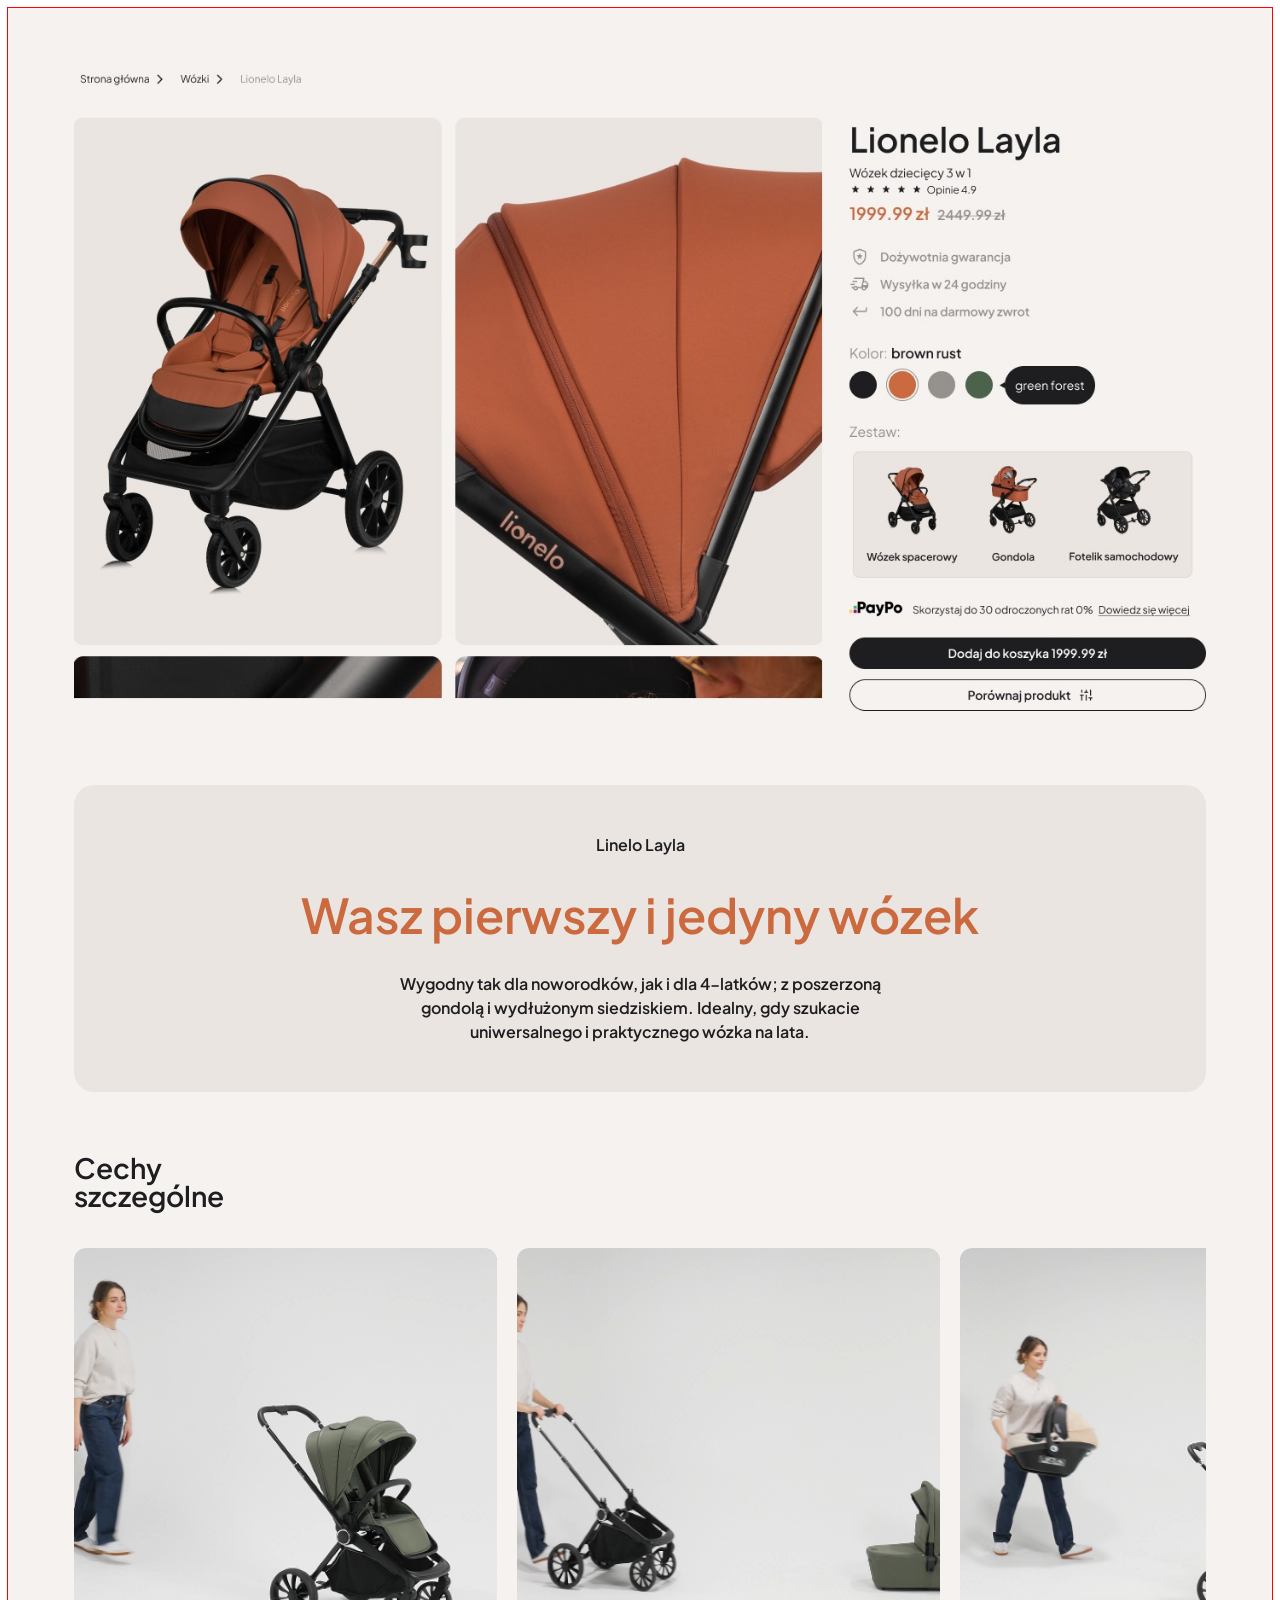
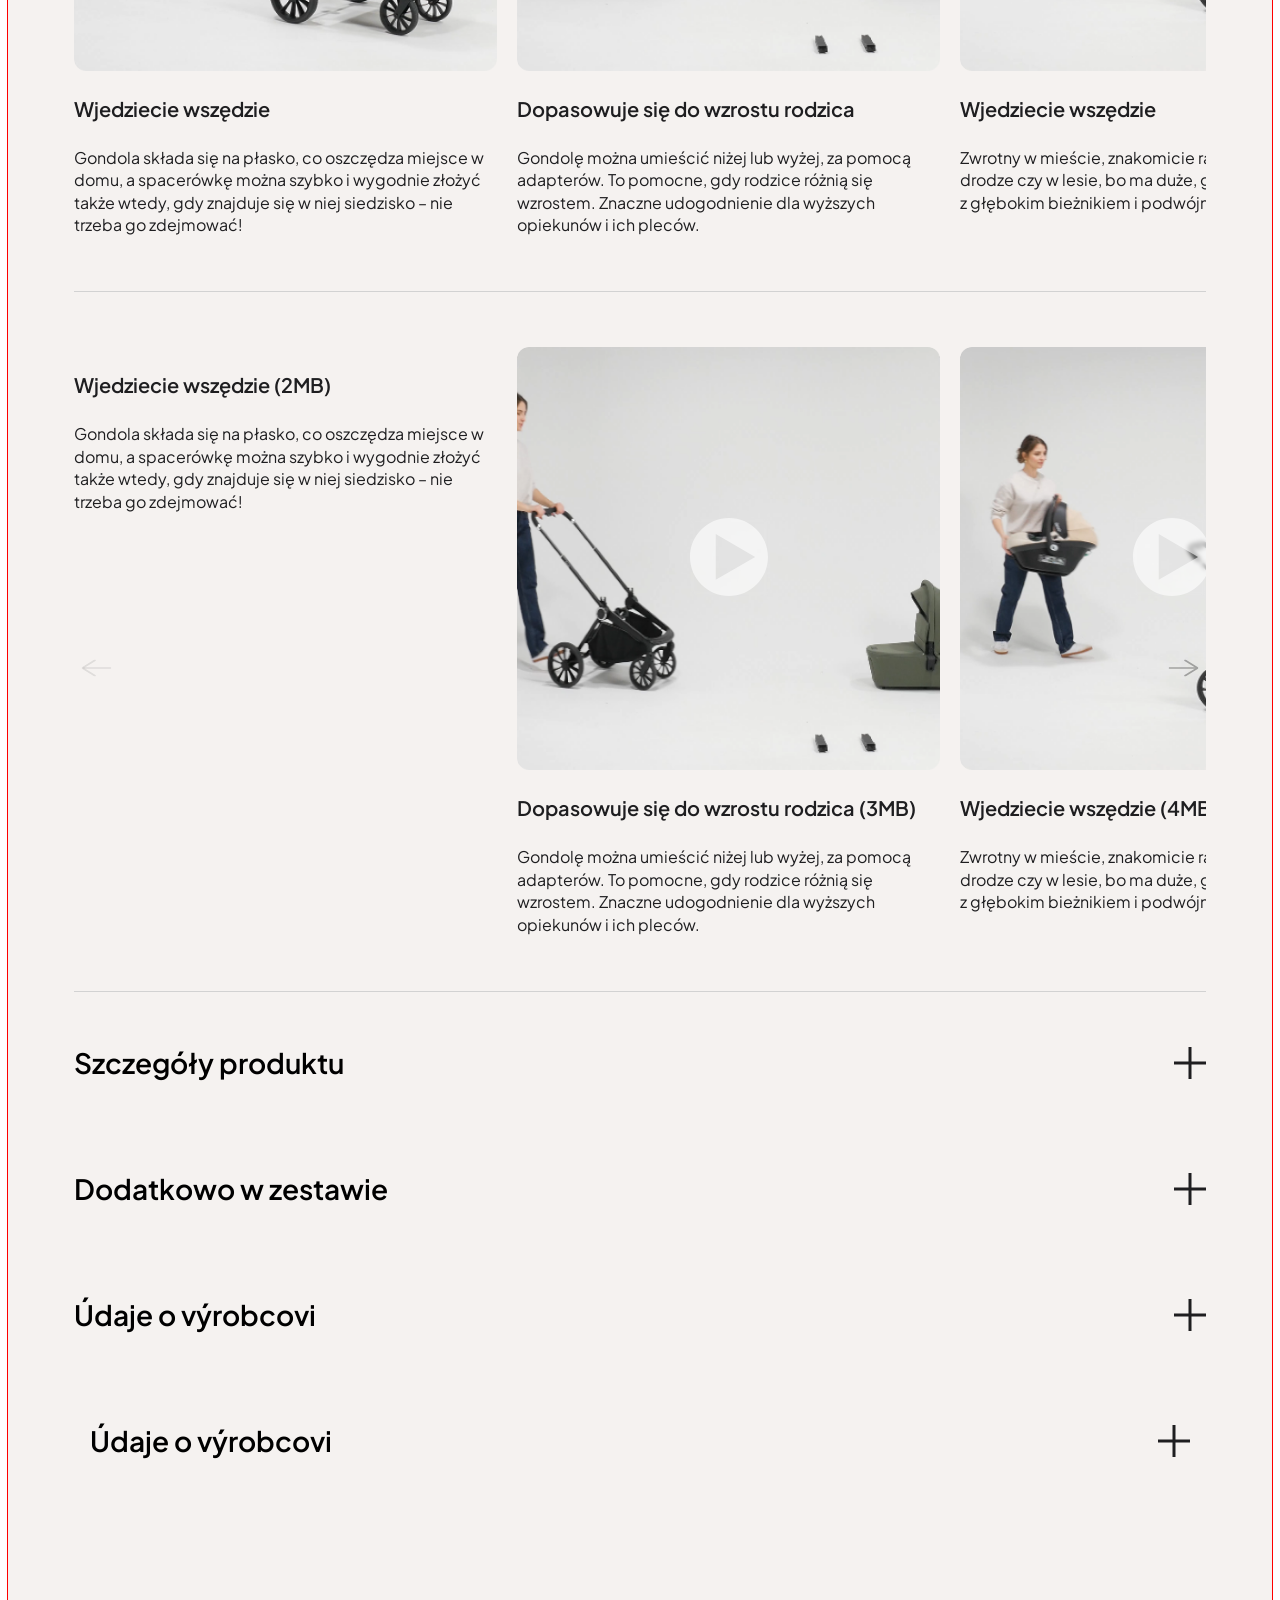
<file: index.html>
<!DOCTYPE html>
<html lang="pl">

<head>
    <meta charset="UTF-8">
    <meta name="viewport" content="width=device-width, initial-scale=1.0">
    <link rel="preconnect" href="https://fonts.googleapis.com">
    <link rel="preconnect" href="https://fonts.gstatic.com" crossorigin>
    <link href="https://fonts.googleapis.com/css2?family=Plus+Jakarta+Sans:ital,wght@0,200..800;1,200..800&display=swap"
        rel="stylesheet">
    <link rel="stylesheet" href="css/swiper-bundle.min.css">
    <link rel="stylesheet" href="css/style.css">
    <script src="scripts/swiper-bundle.min.js" defer></script>
    <script src="scripts/script.js" defer></script>
    <script src="https://embed.cloudflarestream.com/embed/sdk.latest.js"></script>
    <title>New product description</title>
</head>

<body>
    <div class="page-container product-descritpio-test-container">
        <!-- Top page section mockup-->
        <div class="top-page-section-mockup">
            <img src="img/top-page-section.jpg" alt="">
        </div>
        <!--  -->
        <section id="lo-prodDesc">
            <header class="lo-prodDesc__intro lo-prodDesc__container">
                <p class="lo-prodDesc__introTxt">Linelo Layla</p>
                <h2 class="lo-prodDesc__slogan">Wasz pierwszy i jedyny wózek</h2>
                <p class="lo-prodDesc__introTxt">Wygodny tak dla noworodków, jak i dla 4-latków; z poszerzoną gondolą i
                    wydłużonym siedziskiem. Idealny, gdy szukacie uniwersalnego i praktycznego wózka na lata.</p>
            </header>
            <div class="lo-prodDesc__sectionHeader lo-prodDesc__container">
                <h3 class="lo-prodDesc__sectionTitle">Cechy szczególne</h3>
                <button class="lo-prodDesc__sectionBtn js-prodDescBtn expanded" id="product-featuresBtn"
                    aria-expanded="true" aria-controls="product-featuresGrid"></button>
            </div>
            <!--  -->
            <div class="lo-prodDesc__container js-prodDescGrid expanded" id="product-featuresGrid" aria-hidden="false"
                role="region" aria-labelledby="product-featuresBtn">
                <div class="lo-prodDesc__grid swiper swiper-featured">
                    <div class="swiper-wrapper">
                        <div class="swiper-slide">
                            <div class="lo-prodDesc__detailItem">
                                <video class="lo-prodDesc__featureImage js-featureVideo" muted width="490" height="392"
                                    playsinline poster="img/image cecha-1-1.png" loading="lazy" preload="none">
                                    <source
                                        src="https://iframe.mediadelivery.net/play/413190/c64af3b2-df70-4140-8a53-b3a9eb9ee4ff"
                                        type="video/mp4">
                                </video>
                                <!-- <img src="img/image cecha-1.png" alt="Wjedziecie wszędzie"
                                    class="lo-prodDesc__featureImage" width="259" height="186" loading="lazy"> -->
                                <div class="lo-prodDesc__gridItemBody">
                                    <h4 class="lo-prodDesc__gridItemTitle">Wjedziecie wszędzie</h4>
                                    <p class="lo-prodDesc__gridItemDesc">Gondola składa się na płasko, co oszczędza
                                        miejsce w
                                        domu,
                                        a spacerówkę można szybko i wygodnie złożyć także wtedy, gdy znajduje się w niej
                                        siedzisko –
                                        nie trzeba go zdejmować!</p>
                                </div>
                            </div>
                        </div>
                        <div class="swiper-slide">
                            <div class="lo-prodDesc__detailItem">
                                <video class="lo-prodDesc__featureImage js-featureVideo" muted width="490" height="392"
                                    playsinline poster="img/image cecha-2-2.png" loading="lazy" preload="none">
                                    <source src="img/LO_JulieOne_Budka+Wizjer_1.mp4" type="video/mp4">
                                </video>
                                <!-- <img src="img/image cecha-2.png" alt="Dopasowuje się do wzrostu rodzica"
                                    class="lo-prodDesc__featureImage" width="259" height="186" loading="lazy"> -->
                                <div class="lo-prodDesc__gridItemBody">
                                    <h4 class="lo-prodDesc__gridItemTitle">Dopasowuje się do wzrostu rodzica</h4>
                                    <p class="lo-prodDesc__gridItemDesc">Gondolę można umieścić niżej lub wyżej, za
                                        pomocą
                                        adapterów. To pomocne, gdy rodzice różnią się wzrostem. Znaczne udogodnienie dla
                                        wyższych
                                        opiekunów i ich pleców.</p>
                                </div>
                            </div>
                        </div>
                        <div class="swiper-slide">
                            <div class="lo-prodDesc__detailItem">
                                <video class="lo-prodDesc__featureImage js-featureVideo" muted width="490" height="392"
                                    playsinline poster="img/image cecha-3-3.png" loading="lazy" preload="none">
                                    <source src="img/LO_JulieOne_RegulacjaKol_1.mp4" type="video/mp4">
                                </video>
                                <!-- <img src="img/image cecha-3.png" alt="Torba dla rodzica"
                                    class="lo-prodDesc__featureImage" width="259" height="186" loading="lazy"> -->
                                <div class="lo-prodDesc__gridItemBody">
                                    <h4 class="lo-prodDesc__gridItemTitle">Wjedziecie wszędzie</h4>
                                    <p class="lo-prodDesc__gridItemDesc">Zwrotny w mieście, znakomicie radzi sobie na
                                        polnej
                                        drodze
                                        czy w lesie, bo ma duże, gumowe koła all-terrain z głębokim bieżnikiem i
                                        podwójną
                                        amortyzację.</p>
                                </div>
                            </div>
                        </div>
                        <div class="swiper-slide">
                            <div class="lo-prodDesc__detailItem">
                                <video class="lo-prodDesc__featureImage js-featureVideo" muted width="490" height="392"
                                    playsinline poster="img/image cecha-1-1.png" loading="lazy" preload="none">
                                    <source src="img/LO_JulieOne_Akcesoria_1.mp4" type="video/mp4">
                                </video>
                                <!-- <img src="img/image cecha-1.png" alt="Wjedziecie wszędzie"
                                    class="lo-prodDesc__featureImage" width="259" height="186" loading="lazy"> -->
                                <div class="lo-prodDesc__gridItemBody">
                                    <h4 class="lo-prodDesc__gridItemTitle">Wjedziecie wszędzie</h4>
                                    <p class="lo-prodDesc__gridItemDesc">Gondola składa się na płasko, co oszczędza
                                        miejsce w
                                        domu,
                                        a spacerówkę można szybko i wygodnie złożyć także wtedy, gdy znajduje się w niej
                                        siedzisko –
                                        nie trzeba go zdejmować!</p>
                                </div>
                            </div>
                        </div>
                        <div class="swiper-slide">
                            <div class="lo-prodDesc__detailItem">
                                <video class="lo-prodDesc__featureImage js-featureVideo" muted width="490" height="392"
                                    playsinline poster="img/image cecha-2-2.png" loading="lazy" preload="none">
                                    <source src="img/LO_JulieOne_Autofolding_1.mp4" type="video/mp4">
                                </video>
                                <!-- <img src="img/image cecha-1.png" alt="Wjedziecie wszędzie"
                                    class="lo-prodDesc__featureImage" width="259" height="186" loading="lazy"> -->
                                <div class="lo-prodDesc__gridItemBody">
                                    <h4 class="lo-prodDesc__gridItemTitle">Wjedziecie wszędzie</h4>
                                    <p class="lo-prodDesc__gridItemDesc">Gondola składa się na płasko, co oszczędza
                                        miejsce w
                                        domu,
                                        a spacerówkę można szybko i wygodnie złożyć także wtedy, gdy znajduje się w niej
                                        siedzisko –
                                        nie trzeba go zdejmować!</p>
                                </div>
                            </div>
                        </div>
                    </div>
                    <div class="lo-prodDesc-nav">
                        <div class="lo-prodDesc-nav__btnWrapper">
                            <button class="lo-prodDesc-nav__navBtn lo-prodDesc-nav__navBtn--prev"
                                aria-label="Previous slide">
                                <img src="img/nav-arrow-prev.png" alt="Previous slide arrow">
                            </button>

                        </div>
                        <div class="lo-prodDesc-nav__pagginationWrapper">
                            <div class="swiper-pagination"></div>
                        </div>
                        <div class="lo-prodDesc-nav__btnWrapper">
                            <button class="lo-prodDesc-nav__navBtn lo-prodDesc-nav__navBtn--next"
                                aria-label="Next slide">
                                <img src="img/nav-arrow-next.png" alt="Next slide arrow">
                            </button>
                        </div>
                    </div>
                </div>
            </div>

            <!--  -->

            <div class="lo-prodDesc__container js-prodDescGrid expanded" id="product-featuresGrid" aria-hidden="false"
                role="region" aria-labelledby="product-featuresBtn">
                <div class="lo-prodDesc__grid swiper swiper-featured2">
                    <div class="swiper-wrapper">
                        <div class="swiper-slide">
                            <div class="lo-prodDesc__detailItem">
                                <div class="lo-prodDesc__videoWrapper" id="stream-player">
                                    <div style="position:relative;padding-top:56.25%;"><iframe
                                            src="https://iframe.mediadelivery.net/embed/413190/869cd701-8ca2-46f7-9e29-fb8db2dcdc57?autoplay=false&loop=false&muted=true&preload=false&responsive=true"
                                            loading="lazy"
                                            style="border:0;position:absolute;top:0;height:100%;width:100%;"
                                            allow="accelerometer;gyroscope;autoplay;encrypted-media;picture-in-picture;"
                                            allowfullscreen="true"></iframe></div>
                                    <!-- <video class="lo-prodDesc__featureVideo js-featureVideo2" muted width="490"
                                        height="392" playsinline poster="img/image cecha-1-1.png" loading="lazy"
                                        preload="none">
                                        <source src="img/LO_JulieOne_BarierkaOchronna_1-2mb.mp4" type="video/mp4">
                                    </video>
                                    <div class="lo-prodDesc__videoBtnWrapper">
                                        <button class="lo-prodDesc__videoBtn js-featureVideoBtn">
                                            <svg width="78" height="78" viewBox="0 0 78 78" fill="none"
                                                xmlns="http://www.w3.org/2000/svg">
                                                <foreignObject x="-4" y="-4" width="86" height="86">
                                                    <div xmlns="http://www.w3.org/1999/xhtml"
                                                        style="backdrop-filter:blur(2px);clip-path:url(#bgblur_0_401_4_clip_path);height:100%;width:100%">
                                                    </div>
                                                </foreignObject>
                                                <path data-figma-bg-blur-radius="4" fill-rule="evenodd"
                                                    clip-rule="evenodd"
                                                    d="M39 78C60.5391 78 78 60.5391 78 39C78 17.4609 60.5391 0 39 0C17.4609 0 0 17.4609 0 39C0 60.5391 17.4609 78 39 78ZM25.7376 61.6403L65.1615 38.8789L25.7376 16.1175L25.7376 61.6403Z"
                                                    fill="white" fill-opacity="0.6" />
                                                <defs>
                                                    <clipPath id="bgblur_0_401_4_clip_path" transform="translate(4 4)">
                                                        <path fill-rule="evenodd" clip-rule="evenodd"
                                                            d="M39 78C60.5391 78 78 60.5391 78 39C78 17.4609 60.5391 0 39 0C17.4609 0 0 17.4609 0 39C0 60.5391 17.4609 78 39 78ZM25.7376 61.6403L65.1615 38.8789L25.7376 16.1175L25.7376 61.6403Z" />
                                                    </clipPath>
                                                </defs>
                                            </svg>
                                        </button>
                                    </div> -->
                                </div>
                                <div class="lo-prodDesc__gridItemBody">
                                    <h4 class="lo-prodDesc__gridItemTitle">Wjedziecie wszędzie (2MB)</h4>
                                    <p class="lo-prodDesc__gridItemDesc">Gondola składa się na płasko, co oszczędza
                                        miejsce w
                                        domu,
                                        a spacerówkę można szybko i wygodnie złożyć także wtedy, gdy znajduje się w niej
                                        siedzisko –
                                        nie trzeba go zdejmować!</p>
                                </div>
                            </div>
                        </div>
                        <div class="swiper-slide">
                            <div class="lo-prodDesc__detailItem">
                                <div class="lo-prodDesc__videoWrapper">
                                    <video class="lo-prodDesc__featureVideo js-featureVideo2" muted width="490"
                                        height="392" playsinline poster="img/image cecha-2-2.png" loading="lazy"
                                        preload="none">
                                        <source src="img/LO_JulieOne_BarierkaOchronna_1-3mb.mp4" type="video/mp4">
                                    </video>
                                    <div class="lo-prodDesc__videoBtnWrapper">
                                        <button class="lo-prodDesc__videoBtn js-featureVideoBtn">
                                            <svg width="78" height="78" viewBox="0 0 78 78" fill="none"
                                                xmlns="http://www.w3.org/2000/svg">
                                                <foreignObject x="-4" y="-4" width="86" height="86">
                                                    <div xmlns="http://www.w3.org/1999/xhtml"
                                                        style="backdrop-filter:blur(2px);clip-path:url(#bgblur_0_401_4_clip_path);height:100%;width:100%">
                                                    </div>
                                                </foreignObject>
                                                <path data-figma-bg-blur-radius="4" fill-rule="evenodd"
                                                    clip-rule="evenodd"
                                                    d="M39 78C60.5391 78 78 60.5391 78 39C78 17.4609 60.5391 0 39 0C17.4609 0 0 17.4609 0 39C0 60.5391 17.4609 78 39 78ZM25.7376 61.6403L65.1615 38.8789L25.7376 16.1175L25.7376 61.6403Z"
                                                    fill="white" fill-opacity="0.6" />
                                                <defs>
                                                    <clipPath id="bgblur_0_401_4_clip_path" transform="translate(4 4)">
                                                        <path fill-rule="evenodd" clip-rule="evenodd"
                                                            d="M39 78C60.5391 78 78 60.5391 78 39C78 17.4609 60.5391 0 39 0C17.4609 0 0 17.4609 0 39C0 60.5391 17.4609 78 39 78ZM25.7376 61.6403L65.1615 38.8789L25.7376 16.1175L25.7376 61.6403Z" />
                                                    </clipPath>
                                                </defs>
                                            </svg>
                                        </button>
                                    </div>
                                </div>
                                <div class="lo-prodDesc__gridItemBody">
                                    <h4 class="lo-prodDesc__gridItemTitle">Dopasowuje się do wzrostu rodzica (3MB)</h4>
                                    <p class="lo-prodDesc__gridItemDesc">Gondolę można umieścić niżej lub wyżej, za
                                        pomocą
                                        adapterów. To pomocne, gdy rodzice różnią się wzrostem. Znaczne udogodnienie dla
                                        wyższych
                                        opiekunów i ich pleców.</p>
                                </div>
                            </div>
                        </div>
                        <div class="swiper-slide">
                            <div class="lo-prodDesc__detailItem">
                                <div class="lo-prodDesc__videoWrapper">
                                    <video class="lo-prodDesc__featureVideo js-featureVideo2" muted width="490"
                                        height="392" playsinline poster="img/image cecha-3-3.png" loading="lazy"
                                        preload="none">
                                        <source src="img/LO_JulieOne_BarierkaOchronna_1-4mb.mp4" type="video/mp4">
                                    </video>
                                    <div class="lo-prodDesc__videoBtnWrapper">
                                        <button class="lo-prodDesc__videoBtn js-featureVideoBtn">
                                            <svg width="78" height="78" viewBox="0 0 78 78" fill="none"
                                                xmlns="http://www.w3.org/2000/svg">
                                                <foreignObject x="-4" y="-4" width="86" height="86">
                                                    <div xmlns="http://www.w3.org/1999/xhtml"
                                                        style="backdrop-filter:blur(2px);clip-path:url(#bgblur_0_401_4_clip_path);height:100%;width:100%">
                                                    </div>
                                                </foreignObject>
                                                <path data-figma-bg-blur-radius="4" fill-rule="evenodd"
                                                    clip-rule="evenodd"
                                                    d="M39 78C60.5391 78 78 60.5391 78 39C78 17.4609 60.5391 0 39 0C17.4609 0 0 17.4609 0 39C0 60.5391 17.4609 78 39 78ZM25.7376 61.6403L65.1615 38.8789L25.7376 16.1175L25.7376 61.6403Z"
                                                    fill="white" fill-opacity="0.6" />
                                                <defs>
                                                    <clipPath id="bgblur_0_401_4_clip_path" transform="translate(4 4)">
                                                        <path fill-rule="evenodd" clip-rule="evenodd"
                                                            d="M39 78C60.5391 78 78 60.5391 78 39C78 17.4609 60.5391 0 39 0C17.4609 0 0 17.4609 0 39C0 60.5391 17.4609 78 39 78ZM25.7376 61.6403L65.1615 38.8789L25.7376 16.1175L25.7376 61.6403Z" />
                                                    </clipPath>
                                                </defs>
                                            </svg>
                                        </button>
                                    </div>
                                </div>

                                <!-- <img src="img/image cecha-3.png" alt="Torba dla rodzica"
                                    class="lo-prodDesc__featureImage" width="259" height="186" loading="lazy"> -->
                                <div class="lo-prodDesc__gridItemBody">
                                    <h4 class="lo-prodDesc__gridItemTitle">Wjedziecie wszędzie (4MB)</h4>
                                    <p class="lo-prodDesc__gridItemDesc">Zwrotny w mieście, znakomicie radzi sobie na
                                        polnej
                                        drodze
                                        czy w lesie, bo ma duże, gumowe koła all-terrain z głębokim bieżnikiem i
                                        podwójną
                                        amortyzację.</p>
                                </div>
                            </div>
                        </div>
                        <div class="swiper-slide">
                            <div class="lo-prodDesc__detailItem">
                                <div class="lo-prodDesc__videoWrapper">
                                    <video class="lo-prodDesc__featureVideo js-featureVideo2" muted width="490"
                                        height="392" playsinline poster="img/image cecha-1-1.png" loading="lazy"
                                        preload="none">
                                        <source src="img/LO_JulieOne_BarierkaOchronna_1-5mb.mp4" type="video/mp4">
                                    </video>
                                    <div class="lo-prodDesc__videoBtnWrapper">
                                        <button class="lo-prodDesc__videoBtn js-featureVideoBtn">
                                            <svg width="78" height="78" viewBox="0 0 78 78" fill="none"
                                                xmlns="http://www.w3.org/2000/svg">
                                                <foreignObject x="-4" y="-4" width="86" height="86">
                                                    <div xmlns="http://www.w3.org/1999/xhtml"
                                                        style="backdrop-filter:blur(2px);clip-path:url(#bgblur_0_401_4_clip_path);height:100%;width:100%">
                                                    </div>
                                                </foreignObject>
                                                <path data-figma-bg-blur-radius="4" fill-rule="evenodd"
                                                    clip-rule="evenodd"
                                                    d="M39 78C60.5391 78 78 60.5391 78 39C78 17.4609 60.5391 0 39 0C17.4609 0 0 17.4609 0 39C0 60.5391 17.4609 78 39 78ZM25.7376 61.6403L65.1615 38.8789L25.7376 16.1175L25.7376 61.6403Z"
                                                    fill="white" fill-opacity="0.6" />
                                                <defs>
                                                    <clipPath id="bgblur_0_401_4_clip_path" transform="translate(4 4)">
                                                        <path fill-rule="evenodd" clip-rule="evenodd"
                                                            d="M39 78C60.5391 78 78 60.5391 78 39C78 17.4609 60.5391 0 39 0C17.4609 0 0 17.4609 0 39C0 60.5391 17.4609 78 39 78ZM25.7376 61.6403L65.1615 38.8789L25.7376 16.1175L25.7376 61.6403Z" />
                                                    </clipPath>
                                                </defs>
                                            </svg>
                                        </button>
                                    </div>
                                </div>

                                <!-- <img src="img/image cecha-1.png" alt="Wjedziecie wszędzie"
                                    class="lo-prodDesc__featureImage" width="259" height="186" loading="lazy"> -->
                                <div class="lo-prodDesc__gridItemBody">
                                    <h4 class="lo-prodDesc__gridItemTitle">Wjedziecie wszędzie (5MB)</h4>
                                    <p class="lo-prodDesc__gridItemDesc">Gondola składa się na płasko, co oszczędza
                                        miejsce w
                                        domu,
                                        a spacerówkę można szybko i wygodnie złożyć także wtedy, gdy znajduje się w niej
                                        siedzisko –
                                        nie trzeba go zdejmować!</p>
                                </div>
                            </div>
                        </div>
                        <div class="swiper-slide">
                            <div class="lo-prodDesc__detailItem">
                                <div class="lo-prodDesc__videoWrapper">
                                    <video class="lo-prodDesc__featureVideo js-featureVideo2" muted width="490"
                                        height="392" playsinline poster="img/image cecha-2-2.png" loading="lazy"
                                        preload="none">
                                        <source src="img/LO_JulieOne_Autofolding_1.mp4" type="video/mp4">
                                    </video>
                                    <div class="lo-prodDesc__videoBtnWrapper">
                                        <button class="lo-prodDesc__videoBtn js-featureVideoBtn">
                                            <svg width="78" height="78" viewBox="0 0 78 78" fill="none"
                                                xmlns="http://www.w3.org/2000/svg">
                                                <foreignObject x="-4" y="-4" width="86" height="86">
                                                    <div xmlns="http://www.w3.org/1999/xhtml"
                                                        style="backdrop-filter:blur(2px);clip-path:url(#bgblur_0_401_4_clip_path);height:100%;width:100%">
                                                    </div>
                                                </foreignObject>
                                                <path data-figma-bg-blur-radius="4" fill-rule="evenodd"
                                                    clip-rule="evenodd"
                                                    d="M39 78C60.5391 78 78 60.5391 78 39C78 17.4609 60.5391 0 39 0C17.4609 0 0 17.4609 0 39C0 60.5391 17.4609 78 39 78ZM25.7376 61.6403L65.1615 38.8789L25.7376 16.1175L25.7376 61.6403Z"
                                                    fill="white" fill-opacity="0.6" />
                                                <defs>
                                                    <clipPath id="bgblur_0_401_4_clip_path" transform="translate(4 4)">
                                                        <path fill-rule="evenodd" clip-rule="evenodd"
                                                            d="M39 78C60.5391 78 78 60.5391 78 39C78 17.4609 60.5391 0 39 0C17.4609 0 0 17.4609 0 39C0 60.5391 17.4609 78 39 78ZM25.7376 61.6403L65.1615 38.8789L25.7376 16.1175L25.7376 61.6403Z" />
                                                    </clipPath>
                                                </defs>
                                            </svg>
                                        </button>
                                    </div>
                                </div>

                                <!-- <img src="img/image cecha-1.png" alt="Wjedziecie wszędzie"
                                    class="lo-prodDesc__featureImage" width="259" height="186" loading="lazy"> -->
                                <div class="lo-prodDesc__gridItemBody">
                                    <h4 class="lo-prodDesc__gridItemTitle">Wjedziecie wszędzie</h4>
                                    <p class="lo-prodDesc__gridItemDesc">Gondola składa się na płasko, co oszczędza
                                        miejsce w
                                        domu,
                                        a spacerówkę można szybko i wygodnie złożyć także wtedy, gdy znajduje się w niej
                                        siedzisko –
                                        nie trzeba go zdejmować!</p>
                                </div>
                            </div>
                        </div>
                    </div>
                    <div class="lo-prodDesc-navDesktop lo-prodDesc-navDesktop--prev js-prodDescSliderNav">
                        <button class="lo-prodDesc-nav__navBtn lo-prodDesc-nav__navBtn--prev"
                            aria-label="Previous slide">
                            <svg width="31" height="18" viewbox="0 0 31 18" fill="currentColor"
                                xmlns="http://www.w3.org/2000/svg">
                                <g clip-path="url(#clip0_128_20_left)">
                                    <path
                                        d="M2.70077 9.85586H29.5964C30.0808 9.85586 30.4717 9.47549 30.4717 9.00416C30.4717 8.53283 30.0808 8.15247 29.5964 8.15247H2.70077C2.21641 8.15247 1.82551 8.53283 1.82551 9.00416C1.82551 9.47549 2.21641 9.85586 2.70077 9.85586Z">
                                    </path>
                                    <path
                                        d="M14.7168 17.2151C14.9802 16.8182 14.8527 16.289 14.4449 16.0327L3.10031 9.00413L14.4449 1.97558C14.8527 1.71925 14.9802 1.19004 14.7168 0.793133C14.4534 0.396226 13.9095 0.280462 13.5016 0.528528L0.992821 8.27647C0.737873 8.43358 0.584949 8.70645 0.584949 8.99586C0.584949 9.28528 0.737873 9.55815 0.992821 9.71526L13.5016 17.4632C13.6461 17.5542 13.816 17.5955 13.9775 17.5955C14.2664 17.5955 14.5553 17.4549 14.7168 17.1986V17.2151Z">
                                    </path>
                                </g>
                                <defs>
                                    <clippath id="clip0_128_20_left">
                                        <rect width="29.8868" height="17.2075" fill="#ffffff"
                                            transform="translate(0.52832 0.39624)"></rect>
                                    </clippath>
                                </defs>
                            </svg>
                        </button>
                    </div>
                    <div class="lo-prodDesc-navDesktop lo-prodDesc-navDesktop--next js-prodDescSliderNav">
                        <button class="lo-prodDesc-nav__navBtn lo-prodDesc-nav__navBtn--next" aria-label="Next slide">
                            <svg width="31" height="18" viewbox="0 0 31 18" fill="currentColor"
                                xmlns="http://www.w3.org/2000/svg">
                                <g clip-path="url(#clip0_128_20)">
                                    <path
                                        d="M28.2992 9.85586H1.40359C0.91922 9.85586 0.52832 9.47549 0.52832 9.00416C0.52832 8.53283 0.91922 8.15247 1.40359 8.15247H28.2992C28.7835 8.15247 29.1744 8.53283 29.1744 9.00416C29.1744 9.47549 28.7835 9.85586 28.2992 9.85586Z">
                                    </path>
                                    <path
                                        d="M16.2832 17.2151C16.0198 16.8182 16.1473 16.289 16.5551 16.0327L27.8997 9.00413L16.5551 1.97558C16.1473 1.71925 16.0198 1.19004 16.2832 0.793133C16.5466 0.396226 17.0905 0.280462 17.4984 0.528528L30.0072 8.27647C30.2621 8.43358 30.4151 8.70645 30.4151 8.99586C30.4151 9.28528 30.2621 9.55815 30.0072 9.71526L17.4984 17.4632C17.3539 17.5542 17.184 17.5955 17.0225 17.5955C16.7336 17.5955 16.4447 17.4549 16.2832 17.1986V17.2151Z">
                                    </path>
                                </g>
                                <defs>
                                    <clippath id="clip0_128_20">
                                        <rect width="29.8868" height="17.2075" fill="#ffffff"
                                            transform="translate(0.52832 0.39624)"></rect>
                                    </clippath>
                                </defs>
                            </svg>
                        </button>
                    </div>


                    <div class="lo-prodDesc-nav">
                        <div class="lo-prodDesc-nav__btnWrapper">
                            <button class="lo-prodDesc-nav__navBtn lo-prodDesc-nav__navBtn--prev"
                                aria-label="Previous slide">
                                <img src="img/nav-arrow-prev.png" alt="Previous slide arrow">
                            </button>

                        </div>
                        <div class="lo-prodDesc-nav__pagginationWrapper">
                            <div class="swiper-pagination"></div>
                        </div>
                        <div class="lo-prodDesc-nav__btnWrapper">
                            <button class="lo-prodDesc-nav__navBtn lo-prodDesc-nav__navBtn--next"
                                aria-label="Next slide">
                                <img src="img/nav-arrow-next.png" alt="Next slide arrow">
                            </button>
                        </div>
                    </div>
                </div>
            </div>



            <!--  -->



            <div class="lo-prodDesc__sectionHeader lo-prodDesc__container">

                <button class="lo-prodDesc__sectionBtn js-prodDescBtn" id="product-detailBtn" aria-expanded="false"
                    aria-controls="product-detailsGrid">
                    <span class="lo-prodDesc__sectionTitle">Szczegóły produktu</span>
                    <span class="lo-prodDesc__sectionBtnIcon"></span>
                </button>
            </div>
            <div class="lo-prodDesc__container js-prodDescGrid" id="product-detailsGrid" aria-hidden="true"
                role="region" aria-labelledby="product-detailBtn">
                <div class="lo-prodDesc__grid swiper swiper-details">
                    <div class="swiper-wrapper">
                        <div class="swiper-slide">
                            <div class="lo-prodDesc__detailItem">
                                <div class="lo-prodDesc__iconWrapper">
                                    <img src="img/ico-2w1.png" alt="Ikona 2w1" class="lo-prodDesc__detailIcon"
                                        height="41" width="52">
                                </div>
                                <div class="lo-prodDesc__gridItemBody">
                                    <h4 class="lo-prodDesc__gridItemTitle">Rozwiązania smart ułatwiają każdy spacer
                                    </h4>
                                    <p class="lo-prodDesc__gridItemDesc">Codzienna obsługa jest prostsza! Np. przy
                                        uchwycie
                                        znajdziesz
                                        haczyki na torbę, pokrowiec gondoli ma podwójny zamek, a kosz – praktyczny
                                        organizer.</p>
                                </div>
                            </div>
                        </div>
                        <div class="swiper-slide">
                            <div class="lo-prodDesc__detailItem">
                                <div class="lo-prodDesc__iconWrapper">
                                    <img src="img/ico-belts.png" alt="Ikona pasy" class="lo-prodDesc__detailIcon"
                                        height="41" width="52">
                                </div>
                                <div class="lo-prodDesc__gridItemBody">
                                    <h4 class="lo-prodDesc__gridItemTitle">Błyskawiczne przygotowanie do podróży
                                    </h4>
                                    <p class="lo-prodDesc__gridItemDesc">5-punktowe pasy z nakładkami
                                        zapobiegającymi
                                        obtarciom
                                        szybko
                                        zapina się na magnetyczną klamrę. To każdorazowa oszczędność czasu i nerwów.
                                    </p>
                                </div>
                            </div>
                        </div>
                        <div class="swiper-slide">
                            <div class="lo-prodDesc__detailItem">
                                <div class="lo-prodDesc__iconWrapper">
                                    <img src="img/ico-cooling.png" alt="Ikona chłodzenie"
                                        class="lo-prodDesc__detailIcon" height="41" width="52">
                                </div>
                                <div class="lo-prodDesc__gridItemBody">
                                    <h4 class="lo-prodDesc__gridItemTitle">Latem przewiewnie i bez pocenia</h4>
                                    <p class="lo-prodDesc__gridItemDesc">Regulowana magnesami wentylacja 3D i
                                        oddychający materacyk
                                        AiryDots zapewniają optymalny przepływ powietrza, także pod pleckami.
                                        Zapobiegając poceniu,
                                        zapobiegamy potówkom.</p>
                                </div>
                            </div>
                        </div>
                        <div class="swiper-slide">
                            <div class="lo-prodDesc__detailItem">
                                <div class="lo-prodDesc__iconWrapper">
                                    <img src="img/ico-2w1.png" alt="Ikona 2w1" class="lo-prodDesc__detailIcon"
                                        height="41" width="52">
                                </div>
                                <div class="lo-prodDesc__gridItemBody">
                                    <h4 class="lo-prodDesc__gridItemTitle">Obsługujesz 1 ręką</h4>
                                    <p class="lo-prodDesc__gridItemDesc">Przyciski funkcyjne „zapamiętują” ostatnie
                                        położenie,
                                        dzięki
                                        czemu 1 ręka wystarczy, by wyjąć gondolę, przełożyć siedzisko czy rozłożyć
                                        budkę.
                                        Ograniczenie
                                        zbędnych ruchów minimalizuje ryzyko wybudzenia dziecka. </p>
                                </div>
                            </div>
                        </div>
                        <div class="swiper-slide">
                            <div class="lo-prodDesc__detailItem">
                                <div class="lo-prodDesc__iconWrapper">
                                    <img src="img/ico-belts.png" alt="Ikona pasy" class="lo-prodDesc__detailIcon"
                                        height="41" width="52">
                                </div>
                                <div class="lo-prodDesc__gridItemBody">
                                    <h4 class="lo-prodDesc__gridItemTitle">Łatwiej zasnąć</h4>
                                    <p class="lo-prodDesc__gridItemDesc">Oparcie w spacerówce jest regulowane aż do
                                        pozycji „na
                                        płasko”.
                                        To idealna pozycja do drzemki, co pomaga przyspieszyć zasypianie.</p>
                                </div>
                            </div>
                        </div>
                        <div class="swiper-slide">
                            <div class="lo-prodDesc__detailItem">
                                <div class="lo-prodDesc__iconWrapper">
                                    <img src="img/ico-cooling.png" alt="Ikona chłodzenie"
                                        class="lo-prodDesc__detailIcon" height="41" width="52">
                                </div>
                                <div class="lo-prodDesc__gridItemBody">
                                    <h4 class="lo-prodDesc__gridItemTitle">Wjedziecie wszędzie</h4>
                                    <p class="lo-prodDesc__gridItemDesc">Zwrotny w mieście, znakomicie radzi sobie
                                        na
                                        polnej drodze
                                        czy
                                        w lesie, bo ma duże, gumowe koła all-terrain z głębokim bieżnikiem i
                                        podwójną
                                        amortyzację. 
                                    </p>
                                </div>
                            </div>
                        </div>
                    </div>
                    <div class="lo-prodDesc-nav">
                        <div class="lo-prodDesc-nav__btnWrapper">
                            <button class="lo-prodDesc-nav__navBtn lo-prodDesc-nav__navBtn--prev"
                                aria-label="Previous slide">
                                <img src="img/nav-arrow-prev.png" alt="Previous slide arrow">
                            </button>
                        </div>
                        <div class="lo-prodDesc-nav__pagginationWrapper">
                            <div class="swiper-pagination"></div>
                        </div>
                        <div class="lo-prodDesc-nav__btnWrapper">
                            <button class="lo-prodDesc-nav__navBtn lo-prodDesc-nav__navBtn--next"
                                aria-label="Next slide">
                                <img src="img/nav-arrow-next.png" alt="Next slide arrow">
                            </button>
                        </div>
                    </div>
                </div>
            </div>

            <div class="lo-prodDesc__sectionHeader lo-prodDesc__container">

                <button class="lo-prodDesc__sectionBtn js-prodDescBtn" id="product-setsBtn" aria-expanded="false"
                    aria-controls="product-setsGrid">
                    <span class="lo-prodDesc__sectionTitle">Dodatkowo w zestawie</span>
                    <span class="lo-prodDesc__sectionBtnIcon"></span>
                </button>
            </div>
            <div class="lo-prodDesc__container js-prodDescGrid" id="product-setsGrid" aria-hidden="true" role="region"
                aria-labelledby="product-setsBtn">
                <div class="lo-prodDesc__grid swiper swiper-sets">
                    <div class="swiper-wrapper">
                        <div class="swiper-slide">
                            <div class="lo-prodDesc__detailItem">
                                <img src="img/set-img-1.png" alt="Fotelik Astrid i-Size" class="lo-prodDesc__setImage"
                                    width="259" height="186" loading="lazy">
                                <div class="lo-prodDesc__gridItemBody">
                                    <h4 class="lo-prodDesc__gridItemTitle">Fotelik Astrid i-Size</h4>
                                    <p class="lo-prodDesc__gridItemDesc">Nosidło Astrid i-Size z certyficatem ADAC
                                        można
                                        wpiąć w
                                        stelaż
                                        wózka! Gdy podczas podróży autem maluszek zaśnie, można go przetransportować
                                        dalej bez
                                        wybudzania. </p>
                                </div>
                            </div>
                        </div>
                        <div class="swiper-slide">
                            <div class="lo-prodDesc__detailItem">
                                <img src="img/set-img-2.png" alt="Piankowy materac" class="lo-prodDesc__setImage"
                                    width="259" height="186" loading="lazy">
                                <div class="lo-prodDesc__gridItemBody">
                                    <h4 class="lo-prodDesc__gridItemTitle">Piankowy materac </h4>
                                    <p class="lo-prodDesc__gridItemDesc">Oddychający (technologia AiryDots),
                                        odpowiednio
                                        twardy,
                                        zapewnia optymalne podparcie kręgosłupa dziecka. Wykonany z pianki T25. </p>
                                </div>
                            </div>
                        </div>
                        <div class="swiper-slide">
                            <div class="lo-prodDesc__detailItem">
                                <img src="img/set-img-3.png" alt="Torba dla rodzica" class="lo-prodDesc__setImage"
                                    width="259" height="186" loading="lazy">
                                <div class="lo-prodDesc__gridItemBody">
                                    <h4 class="lo-prodDesc__gridItemTitle">Torba dla rodzica</h4>
                                    <p class="lo-prodDesc__gridItemDesc">Smoczki, chusteczki, akcesoria... Wszystko
                                        masz
                                        pod ręką i
                                        w
                                        najlepszym porządku. </p>
                                </div>
                            </div>
                        </div>
                        <div class="swiper-slide">
                            <div class="lo-prodDesc__detailItem">
                                <img src="img/set-img-4.png" alt="Folia przeciwdeszczowa" class="lo-prodDesc__setImage"
                                    width="259" height="186" loading="lazy">
                                <div class="lo-prodDesc__gridItemBody">
                                    <h4 class="lo-prodDesc__gridItemTitle">Folia przeciwdeszczowa</h4>
                                    <p class="lo-prodDesc__gridItemDesc">Zakładana na gondolę i spacerówkę,
                                        skutecznie
                                        chroni przed
                                        deszczem i śniegiem.</p>
                                </div>
                            </div>
                        </div>
                        <div class="swiper-slide">
                            <div class="lo-prodDesc__detailItem">
                                <img src="img/set-img-5.png" alt="Adaptery do gondoli i fotelika"
                                    class="lo-prodDesc__setImage" width="259" height="186" loading="lazy">
                                <div class="lo-prodDesc__gridItemBody">
                                    <h4 class="lo-prodDesc__gridItemTitle">Adaptery do gondoli i fotelika</h4>
                                    <p class="lo-prodDesc__gridItemDesc">Decydujesz, czy gondola ma być wyżej, czy
                                        niżej. To wygodny
                                        dostęp do dziecka i brak bólu pleców. </p>
                                </div>
                            </div>
                        </div>
                        <div class="swiper-slide">
                            <div class="lo-prodDesc__detailItem">
                                <img src="img/set-img-6.png" alt="Moskitiera" class="lo-prodDesc__setImage" width="259"
                                    height="186" loading="lazy">
                                <div class="lo-prodDesc__gridItemBody">
                                    <h4 class="lo-prodDesc__gridItemTitle">Moskitiera</h4>
                                    <p class="lo-prodDesc__gridItemDesc">Insekty nie mają dostępu do dziecka,
                                        chronionego przez
                                        przewiewną siatkę. </p>
                                </div>
                            </div>
                        </div>
                        <div class="swiper-slide">
                            <div class="lo-prodDesc__detailItem">
                                <img src="img/set-img-7.png" alt="Wkładka spacerówki" class="lo-prodDesc__setImage"
                                    width="259" height="186" loading="lazy">
                                <div class="lo-prodDesc__gridItemBody">
                                    <h4 class="lo-prodDesc__gridItemTitle">Wkładka spacerówki</h4>
                                    <p class="lo-prodDesc__gridItemDesc">Adjustable to 5 different positions for
                                        extra
                                        comfort
                                        whether
                                        playing or napping. You can also fold it away for when your toddler no
                                        longer
                                        needs it.</p>
                                </div>
                            </div>
                        </div>
                        <div class="swiper-slide">
                            <div class="lo-prodDesc__detailItem">
                                <img src="img/set-img-8.png" alt="Ocieplacz na nóżki" class="lo-prodDesc__setImage"
                                    width="259" height="186" loading="lazy">
                                <div class="lo-prodDesc__gridItemBody">
                                    <h4 class="lo-prodDesc__gridItemTitle">Ocieplacz na nóżki</h4>
                                    <p class="lo-prodDesc__gridItemDesc">Features high quality fabric and extra
                                        padded
                                        cushioning
                                        for
                                        your growing baby’s comfort.</p>
                                </div>
                            </div>
                        </div>
                        <div class="swiper-slide">
                            <div class="lo-prodDesc__detailItem">
                                <img src="img/set-img-9.png" alt="Uchwyt na kubek" class="lo-prodDesc__setImage"
                                    width="259" height="186" loading="lazy">
                                <div class="lo-prodDesc__gridItemBody">
                                    <h4 class="lo-prodDesc__gridItemTitle">Uchwyt na kubek </h4>
                                    <p class="lo-prodDesc__gridItemDesc">Bo zasługujesz na gorącą kawę podczas
                                        spaceru. 
                                    </p>
                                </div>
                            </div>
                        </div>
                    </div>
                    <div class="lo-prodDesc-nav">
                        <div class="lo-prodDesc-nav__btnWrapper">
                            <button class="lo-prodDesc-nav__navBtn lo-prodDesc-nav__navBtn--prev"
                                aria-label="Previous slide">
                                <img src="img/nav-arrow-prev.png" alt="Previous slide arrow">
                            </button>
                        </div>
                        <div class="lo-prodDesc-nav__pagginationWrapper">
                            <div class="swiper-pagination"></div>
                        </div>
                        <div class="lo-prodDesc-nav__btnWrapper">
                            <button class="lo-prodDesc-nav__navBtn lo-prodDesc-nav__navBtn--next"
                                aria-label="Next slide">
                                <img src="img/nav-arrow-next.png" alt="Next slide arrow">
                            </button>
                        </div>
                    </div>
                </div>
            </div>

            <div class="lo-prodDesc__sectionHeader lo-prodDesc__container">
                <button class="lo-prodDesc__sectionBtn js-prodDescBtn" id="product-producerBtn" aria-expanded="false"
                    aria-controls="product-producerInfo">
                    <span class="lo-prodDesc__sectionTitle">Údaje o výrobcovi</span>
                    <span class="lo-prodDesc__sectionBtnIcon"></span>
                </button>
            </div>
            <div class="lo-prodDesc__container js-prodDescGrid" id="product-producerInfo" aria-hidden="true"
                role="region" aria-labelledby="product-producerBtn">
                <div class="lo-prodDesc__grid">
                    <div class="lo-prodDesc-producer">
                        <div class="lo-prodDesc-producerItem">
                            <div class="lo-prodDesc-producer__title">Dovozca</div>
                            <div>BrandLine Group Sp. z o.o.</div>
                            <div>A. Kręglewskiego 1</div>
                            <div>61-248 Poznań, Polska</div>
                        </div>
                        <div class="lo-prodDesc-producerItem">
                            <div class="lo-prodDesc-producer__title">Výrobca</div>
                            <div>Shenzhen AOJ Medical Technology Co., Ltd.</div>
                            <div>Room 301&4F, Block A, Building A, Jingfa Intelligent</div>
                            <div>Manufacturing Park, Xiaweiyuan, Gushu Community, Xixiang Street,</div>
                            <div>Bao'an District, 518126, Shenzhen, P.R. China</div>
                        </div>
                        <div class="lo-prodDesc-producerItem">
                            <div class="lo-prodDesc-producer__title">EU REP</div>
                            <div>Share Info GmbH</div>
                            <div>Am Schulzentrum 12,</div>
                            <div>41564 Kaarst, Germany</div>
                        </div>
                    </div>
                </div>
            </div>


            <div id="lo-prodDesc" class="js-productDescription">
                <div class="lo-prodDesc__sectionHeader lo-prodDesc__container">
                    <button class="lo-prodDesc__sectionBtn js-prodDescBtn" id="product-producerBtn"
                        aria-expanded="false" aria-controls="product-producerInfo">
                        <span class="lo-prodDesc__sectionTitle">Údaje o výrobcovi</span>
                        <span class="lo-prodDesc__sectionBtnIcon"></span>
                    </button>
                </div>
                <div class="lo-prodDesc__container js-prodDescGrid" id="product-producerInfo" aria-hidden="true"
                    role="region" aria-labelledby="product-producerBtn">
                    <div class="lo-prodDesc__grid">
                        <div class="lo-prodDesc-producer">
                            <div class="lo-prodDesc-producerItem">
                                <div class="lo-prodDesc-producer__title">Dovozca</div>
                                <div>BrandLine Group Sp. z o.o.</div>
                                <div>A. Kręglewskiego 1</div>
                                <div>61-248 Poznań, Polska</div>
                            </div>
                            <div class="lo-prodDesc-producerItem">
                                <div class="lo-prodDesc-producer__title">Výrobca</div>
                                <div>FEELLIFE HEALTH INC.</div>
                                <div>Room 2501, 1903, 2002, Building A, No.9 Furong Road, Tantou</div>
                                <div>Community, Songgang Subdistrict, Bao'an District, Shenzhen,</div>
                                <div>518104, Guangdong, P.R. China</div>
                            </div>
                            <div class="lo-prodDesc-producerItem">
                                <div class="lo-prodDesc-producer__title">EU REP</div>
                                <div>Lotus NL B.V.</div>
                                <div>Koningin Julianaplein 10, 1e Verd,</div>
                                <div>2595AA, The Hague, Netherlands</div>
                            </div>
                        </div>
                    </div>
                </div>
            </div>

        </section>
    </div>
</body>

</html>
</file>
<file: css/style.css>
html {
    box-sizing: border-box;
}

*, ::after, ::before {
    box-sizing: inherit;
}

:root {
    --icon-dimension: 32px;

    @media (width < 1024px) {
        --icon-dimension: clamp(1.5rem, 1.2727rem + 1.1364vw, 2rem);
    }
}

.page-container {
    width: min(1560px, 100%);
    outline: 1px solid red;
    margin-inline: auto;
    padding-block: 55px;
    background: #F5F2F0;
}

/* .product-descritpio-test-container {
    width: min(1290px, 100%);
    margin-inline: auto;
    padding-block: 55px;
    background: #F5F2F0;
} */

.top-page-section-mockup {
    width: calc(100% - 100px);
    margin-inline: auto;
    margin-block-end: 65px;
    padding-inline: 16px;
}

.top-page-section-mockup img {
    width: 100%;
}

#lo-prodDesc {
    font-family: "Plus Jakarta Sans", sans-serif;
    color: #1E1E20;
    padding-inline: 16px;
}

#lo-prodDesc :is(h3, h4, p) {
    margin: 0;
}

#lo-prodDesc .lo-prodDesc__container {
    width: calc(100% - 100px);
    margin-inline: auto;

    @media (width < 1024px) {
        width: calc(100% - clamp(0rem, -2.8409rem + 14.2045vw, 6.25rem));
    }
}

.lo-prodDesc__intro {
    background: #EBE5E1;
    border: none;
    border-radius: 20px;
    text-align: center;
    display: flex;
    flex-direction: column;
    flex-wrap: nowrap;
    gap: 24px;
    justify-content: center;
    align-items: center;
    margin-block-end: 62px;
    padding-block: 48px;
    padding-inline: 16px;
}

.lo-prodDesc__introTxt {
    font-size: 16px;
    font-weight: 600;
    line-height: 1.5;
    max-width: 48ch;
    text-wrap: pretty;
    margin: 0;
}

.lo-prodDesc__slogan {
    font-size: 48px;
    font-weight: 600;
    line-height: 1.4;
    color: #CB693F;
    margin: 0;

    @media (width < 1024px) {
        font-size: clamp(2.5rem, 2.2727rem + 1.1364vw, 3rem);
    }
}

.lo-prodDesc__sectionHeader {
    width: 100%;
    display: flex;
    justify-content: space-between;
    align-items: center;
    margin-block-end: 38px;
}

.lo-prodDesc__sectionTitle {
    font-size: 28px;
    font-weight: 600;
    line-height: 1;

    @media (width < 1024px) {
        font-size: clamp(1.25rem, 1.0227rem + 1.1364vw, 1.75rem);
    }
}

.lo-prodDesc__sectionBtn {
    appearance: none;
    background: none;
    border: none;
    padding: 0;
    cursor: pointer;
    width: 100%;
    height: 32px;
    position: relative;
    display: flex;
    justify-content: space-between;
    align-items: center;
    font-family: "Plus Jakarta Sans", sans-serif;
}

.lo-prodDesc__sectionBtnIcon{
    display: block;
    position: relative;
    width: var(--icon-dimension);
    height: var(--icon-dimension);
}


.lo-prodDesc__sectionBtnIcon:before,
.lo-prodDesc__sectionBtnIcon:after {
    content: "";
    position: absolute;
    background: #1E1E20;
    transition: all 320ms ease-in;
}

.lo-prodDesc__sectionBtnIcon::before {
    width: 100%;
    height: 3px;
    top: 50%;
    left: 0;
    transform: translateY(-50%);
}

.lo-prodDesc__sectionBtnIcon::after {
    width: 3px;
    height: 100%;
    top: 0;
    left: 50%;
    transform: translateX(-50%);
}

.lo-prodDesc__sectionBtn.expanded .lo-prodDesc__sectionBtnIcon::after {
    transform: translateX(-50%) rotate(90deg);
    opacity: 0;
}

/* .lo-prodDesc__sectionBtn[open].lo-prodDesc__sectionBtn::after {
    transform: translateX(-50%) rotate(90deg);
    opacity: 0;
} */

.lo-prodDesc__grid {
    /* display: grid; */
    grid-template-columns: repeat(auto-fit, minmax(min(100%, 19rem), 1fr));
    row-gap: 55px;
    column-gap: 55px;
    padding-block-end: 0;
    max-height: 0;
    opacity: 0;
    margin-block-end: 55px;
    border-block-end: 1px solid #D2D2D2;
    overflow: hidden;
    transition:
        max-height 700ms ease-out,
        opacity 600ms ease-in 100ms,
        padding-block-end 700ms ease-out;
}

/* .lo-prodDesc__grid.expanded {
    max-height: 1800px;
    padding-block-end: 44px;
} */

/* .lo-prodDesc__grid[open] {
    max-height: 1500px;
    padding-block-end: 44px;
} */

.lo-prodDesc__container.expanded .lo-prodDesc__grid {
    max-height: 1800px;
    opacity: 1;
    padding-block-end: 55px;

    @media (width < 768px) {
        padding-block-end: 40px;
    }
}

/* .lo-prodDesc__container[open] .lo-prodDesc__grid {
    max-height: 1800px;
    padding-block-end: 55px;

    @media (width < 768px) {
        padding-block-end: 40px;
    }
} */

.lo-prodDesc__detailItem {
    display: flex;
    flex-direction: column;
    align-items: flex-start;
    justify-content: flex-start;
    gap: 24px;
}

.lo-prodDesc__iconWrapper {
    padding-inline-start: 18px;
}

.lo-prodDesc__detailIcon {
    object-fit: contain;
}

.lo-prodDesc__gridItemBody {
    height: 100%;
    display: flex;
    flex-direction: column;
    gap: 24px;
}

.lo-prodDesc__gridItemTitle {
    font-size: 20px;
    font-weight: 600;
    line-height: 1.4;

}

.lo-prodDesc__gridItemDesc {
    font-size: 16px;
    font-weight: 400;
    line-height: 1.4;
    /* margin-block: auto 0; */
}

.lo-prodDesc__setImage {
    width: auto;
    height: 100%;
    max-height: 180px;
    object-position: left top;
}

.lo-prodDesc__featureImage {
    width: 100%;
    max-width: 490px;
    height: auto;
    /* aspect-ratio: 5/4; */
    object-position: left top;
    border-radius: 12px;
}

/* Test video */
.lo-prodDesc__videoWrapper {
    max-width: 490px;
    height: auto;
    object-position: left top;
    border-radius: 12px;
    overflow: hidden;
    display: grid;
    z-index: 5;
    position: relative;
}


.lo-prodDesc__videoPlaceHolder{
    width: 100%;
    height: auto;
}

.lo-prodDesc__featureVideo {
    grid-column: 1 / -1;
    grid-row: 1 / -1;
    width: 100%;
    max-width: 490px;
    height: auto;
    object-position: left top;
    z-index: 1;
    position: relative;
}

.lo-prodDesc__videoBtnWrapper {
    grid-column: 1/ -1;
    grid-row: 1 / -1;
    z-index: 2;
    display: grid;
    place-items: center;
}

.lo-prodDesc__videoBtn {
    appearance: none;
    -moz-appearance: none;
    -webkit-appearance: none;
    background: none;
    border: none;
    border-radius: 50%;
    padding: 8px;
    /* background: #fff; */
    z-index: 3;
    cursor: pointer;
    transition: all 350ms ease-in-out;
}

.lo-prodDesc__videoBtn--hidden {
    /* display: none; */
    opacity: 0;
    pointer-events: none;
}

.lo-prodDesc-navDesktop {
    position: absolute;
    top: 0;
    bottom: 0;
    z-index: 5;
    width: 45px;
    padding: 2px;
    display: flex;
    justify-content: center;
    align-items: center;
    /* background:#ffffff85; */
    /* backdrop-filter: blur(2px); */
    transition: all 350ms ease-in-out;

    @media (width <=768px) {
        display: none;
    }
}

.lo-prodDesc-navDesktop:hover {
    background: #ffffff85;
    backdrop-filter: blur(2px);
}

/* .lo-prodDesc-navDesktop:has(.lo-prodDesc-nav__navBtn:hover) {
    background: #ffffff85;
    backdrop-filter: blur(2px);
} */

.lo-prodDesc-navDesktop .lo-prodDesc-nav__navBtn {
    width: 40px;
    height: 40px;
    padding: 0;
    /* transform: translateY(23%); */
    opacity: 0.3;
    transition: all 350ms ease-in-out;
}

.lo-prodDesc-navDesktop:hover .lo-prodDesc-nav__navBtn {
    opacity: 1;
}

.lo-prodDesc-navDesktop--prev {
    left: 0;
}

.lo-prodDesc-navDesktop--next {
    right: 0;
}

/*  */


.lo-prodDesc-nav {
    display: flex;
    flex-wrap: nowrap;
    justify-content: center;
    align-items: center;
    gap: 8px;
    border: 1px solid #EBE5E1;
    border-radius: 32px;
    padding: 8px;
    width: fit-content;
    margin-inline: auto;
    margin-block-start: 25px;

    @media (width > 768px) {
        display: none;
    }
}

.lo-prodDesc-nav__navBtn {
    appearance: none;
    -moz-appearance: none;
    -webkit-appearance: none;
    background: none;
    border: none;
    cursor: pointer;
    width: 24px;
    height: 24px;
}

.lo-prodDesc-nav .lo-prodDesc-nav__pagginationWrapper .swiper-pagination {
    position: relative;
    transform: none;
    top: unset;
    bottom: unset;
    left: unset;
}

.lo-prodDesc-nav .lo-prodDesc-nav__pagginationWrapper .swiper-pagination-bullet {
    border: 1px solid #E0D8D3;
    background: none;
    width: 12px;
    height: 12px;
    opacity: 1;
    cursor: pointer;
    margin-inline: 5px;
}


.lo-prodDesc-nav .lo-prodDesc-nav__pagginationWrapper .lo-prodDesc-swiper-active-bullet {
    border: 1px solid #1E1E20;
    background: #1F1E1D;
    width: 14px;
    height: 14px;
}

/* .swiper-details .swiper-wrapper {
    @media (width > 768px) {
        row-gap: 45px;
    }
} */


/* Awards */

#product-awardGrid#product-awardGrid .lo-product-awards__item{
    display: flex;
    flex-wrap: nowrap;
    justify-content: flex-start;
    align-items: flex-start;
    gap: 10px;
    background: #FCF8F1;
    padding: 25px;
    border: 1px solid #D2D2D2;
    border-radius: 25px;
    color: #000;
}

#product-awardGrid .lo-product-awards__awardLogo{
    flex-basis: 25%;
    flex-shrink: 0;
    flex-grow: 0;
}

#lo-prodDesc .lo-product-awards__img{
    width: 100%;
    max-width: 170px;
    min-width: 80px;
}

#product-awardGrid .lo-prodDesc__gridItemDesc--awardTitle{
    margin-block-end: 8px;
}

#product-awardGrid .lo-prodDesc__gridItemDesc--award{
    font-size: 15px;
}

#product-awardGrid .lo-prodDesc__gridItemDesc--award:first-of-type{
    margin-block-end: 5px;
}

/* Producer info */
.lo-prodDesc-producer {
    width: 100%;
    display: flex;
    justify-content: flex-start;
    align-items: flex-start;
    gap: 25px;
}

.lo-prodDesc-producerItem{
    flex: 0 1 auto;
}

.lo-prodDesc-producerItem > * + * {
    margin-block-start: 8px;
}

.lo-prodDesc-producerItem div{
    font-size: 16px;
    font-weight: 400;
    line-height: 1.3;
}

div.lo-prodDesc-producer__title{
    font-size: 17;
    font-weight: 600;
    line-height: 1;
}
</file>
